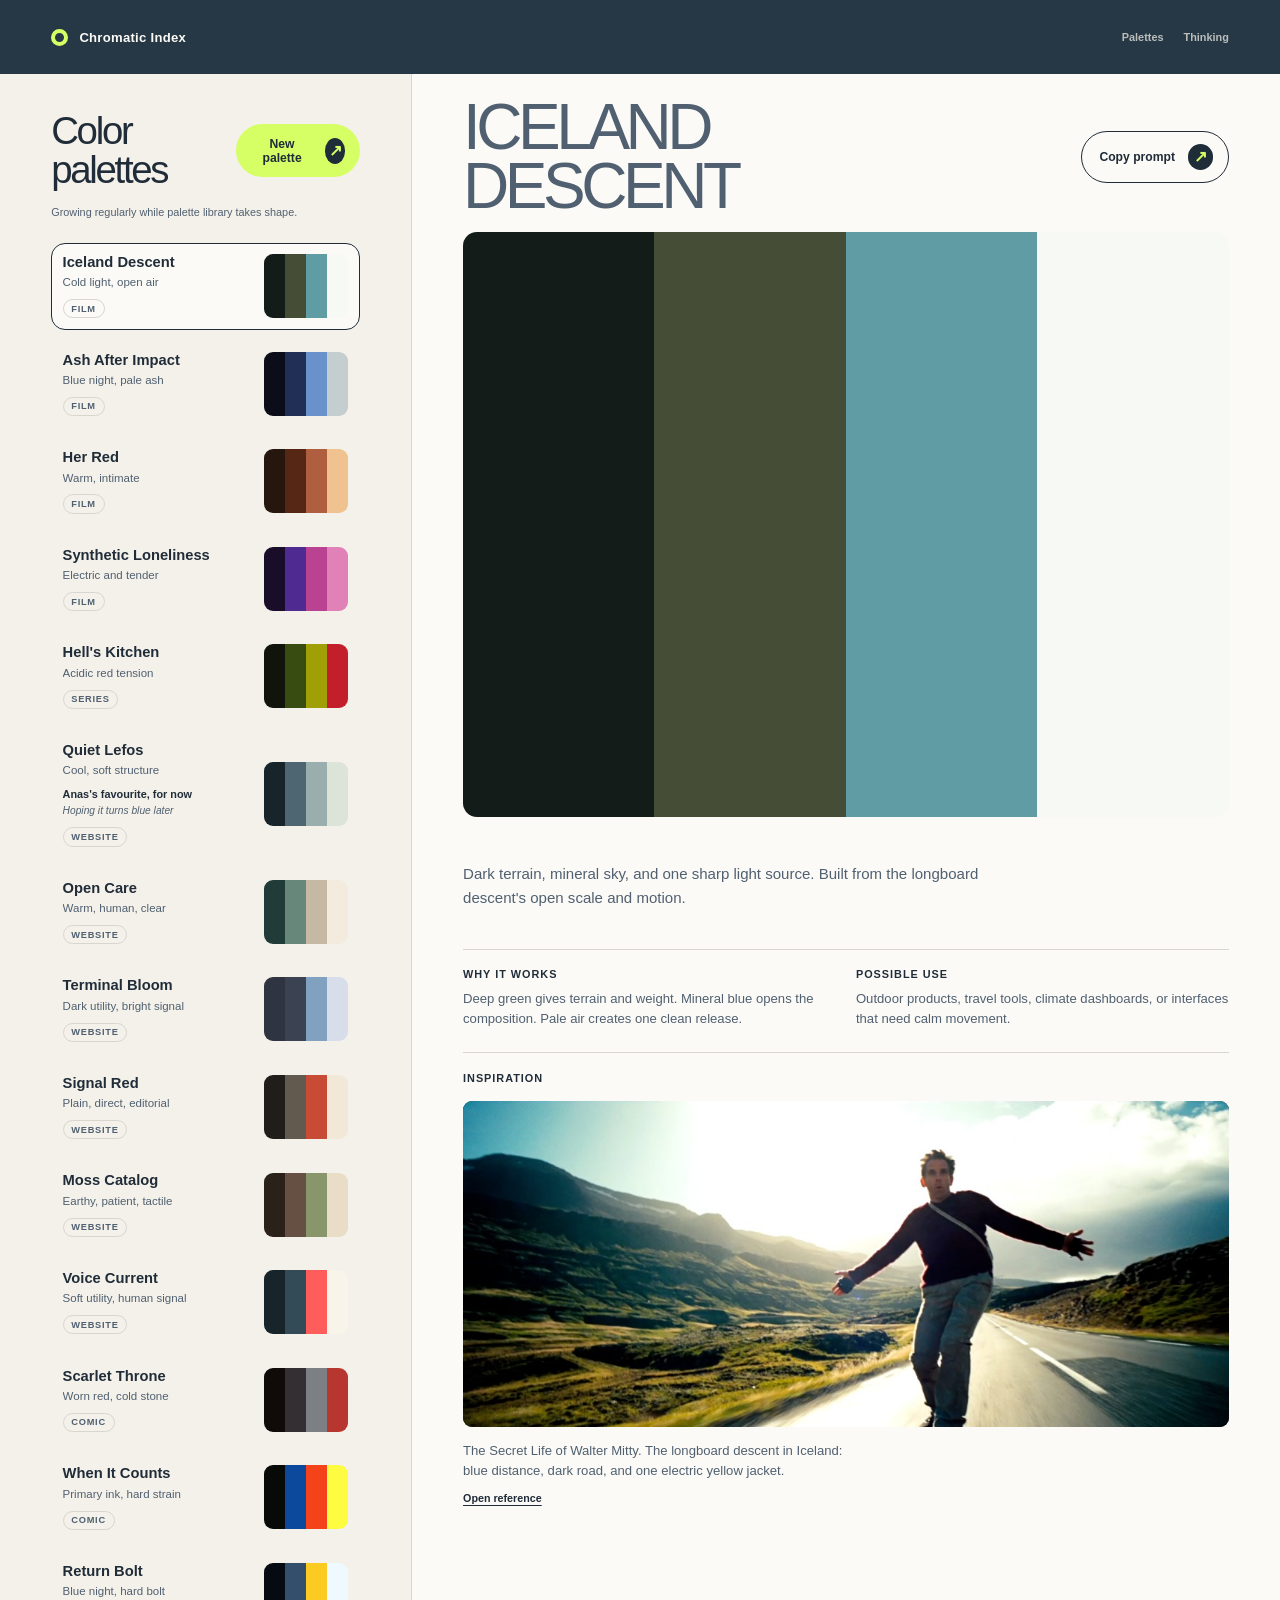
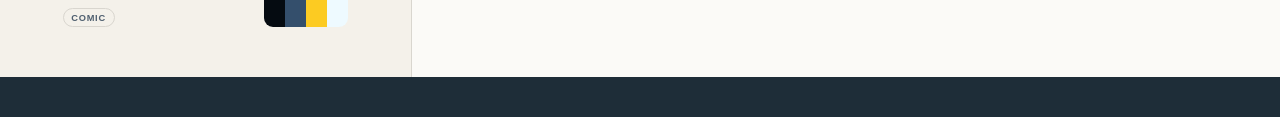
<file: index.html>
<!doctype html>
<html lang="en">
  <head>
    <meta charset="UTF-8" />
    <meta name="viewport" content="width=device-width, initial-scale=1.0" />
    <meta
      name="description"
      content="A small, thoughtful palette library for art direction and interface design."
    />
    <title>Chromatic Index</title>
    <link rel="icon" href="favicon.svg" type="image/svg+xml" />
    <link rel="stylesheet" href="styles.css" />
  </head>
  <body>
    <main class="app-shell">
      <header class="topbar">
        <a class="wordmark" href="/" aria-label="Chromatic Index home">
          <span class="wordmark-mark" aria-hidden="true"></span>
          <span>Chromatic Index</span>
        </a>
        <nav class="topnav" aria-label="Page navigation">
          <a href="#palettes">Palettes</a>
          <a href="#thinking">Thinking</a>
        </nav>
      </header>

      <div class="workspace">
        <section class="palette-column" id="palettes" aria-labelledby="palette-heading">
          <div class="palette-actions">
            <h1 id="page-title">Color palettes</h1>
            <button class="button button-dark" id="shuffle-button" type="button">
              <span>New palette</span>
              <span class="button-icon" aria-hidden="true">↗</span>
            </button>
          </div>
          <p class="update-note">Growing regularly while palette library takes shape.</p>
          <div class="palette-list" id="palette-list"></div>
        </section>

        <section class="detail-panel" aria-live="polite" aria-labelledby="detail-title">
          <div class="detail-topline">
            <h2 id="detail-title">Night Orchard</h2>
            <button class="button button-copy-detail" id="copy-button" type="button">
              <span>Copy prompt</span>
              <span class="button-icon" aria-hidden="true">↗</span>
            </button>
          </div>

          <div class="swatch-hero" id="swatch-hero" aria-label="Selected palette colors"></div>

          <div class="detail-content" id="thinking">
            <div class="detail-heading">
              <p id="detail-description"></p>
            </div>

            <div class="thinking-grid" aria-label="Palette thinking">
              <article>
                <h3>Why it works</h3>
                <p id="why-works"></p>
              </article>
              <article>
                <h3>Possible use</h3>
                <p id="possible-use"></p>
              </article>
            </div>

            <div class="use-grid">
              <div class="section-kicker">Inspiration</div>
              <article class="use-block">
                <div class="scene-still" id="scene-still"></div>
                <p class="reference-title" id="reference-example"></p>
                <a class="source-link" id="reference-source" target="_blank" rel="noreferrer">Open reference</a>
              </article>
            </div>

            <div class="prompt-block">
            </div>
          </div>
        </section>
      </div>

      <footer class="footer">
      </footer>
    </main>
    <script src="app.js"></script>
  </body>
</html>
</file>
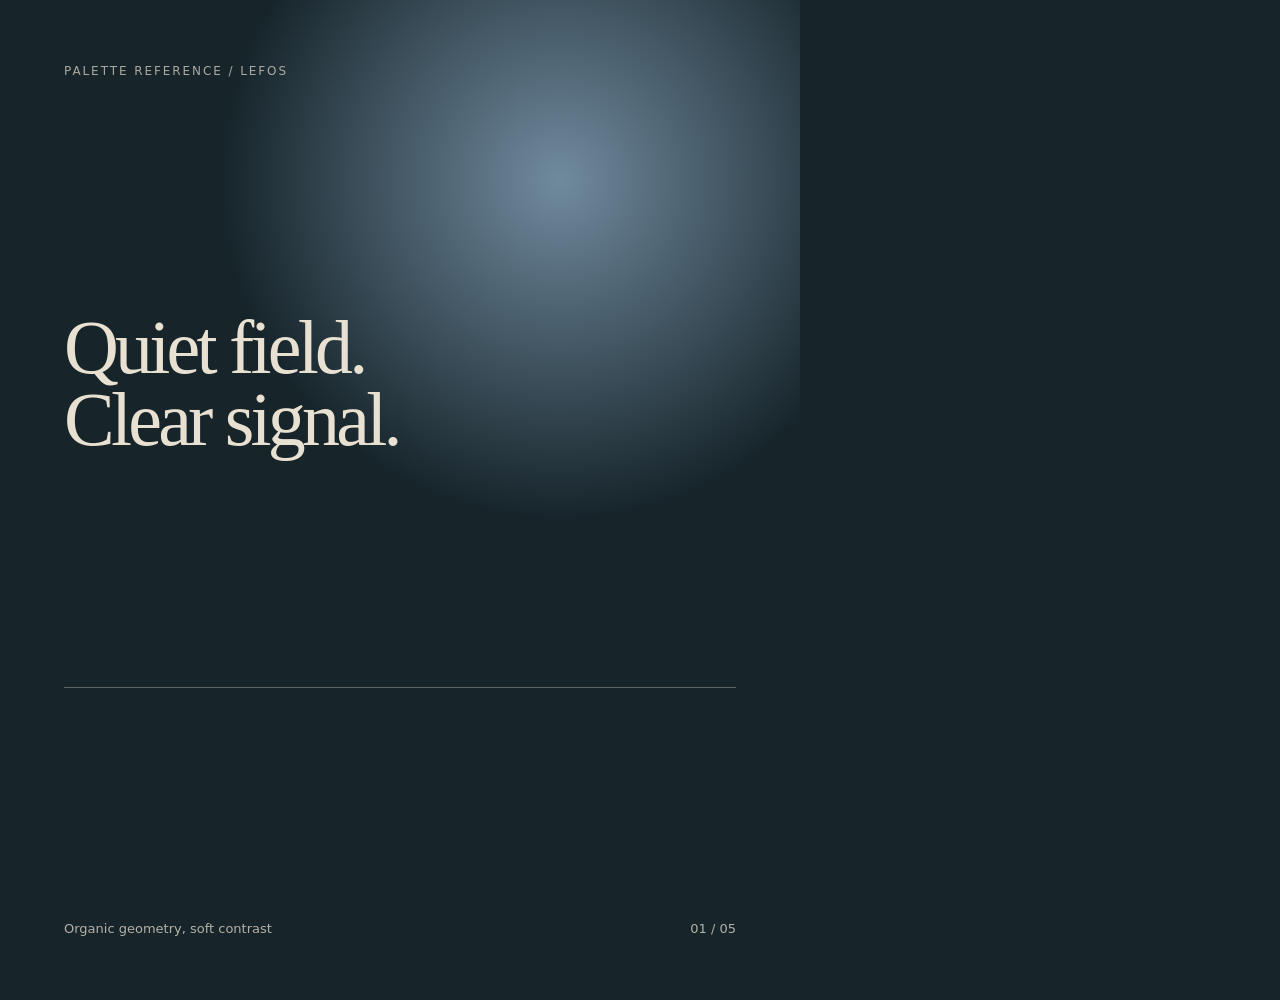
<file: scripts/inspiration-plates.html>
<!doctype html>
<html lang="en">
<meta charset="utf-8">
<style>
  :root { --ink:#17252b; --paper:#e8e0d1; --accent:#9aad5a; }
  * { box-sizing:border-box; }
  body { margin:0; width:800px; height:1000px; background:var(--ink); color:var(--paper); font:16px system-ui,sans-serif; }
  .plate { width:100%; height:100%; padding:64px; display:flex; flex-direction:column; justify-content:space-between; background:radial-gradient(circle at 70% 18%, var(--accent), transparent 34%), var(--ink); }
  .eyebrow { font-size:12px; letter-spacing:.16em; text-transform:uppercase; opacity:.7; }
  h1 { max-width:560px; margin:0; font:500 76px/0.95 Georgia,serif; letter-spacing:-.05em; }
  .line { width:100%; height:1px; background:currentColor; opacity:.35; }
  .footer { display:flex; justify-content:space-between; font-size:13px; opacity:.75; }
</style>
<body>
  <main class="plate">
    <div class="eyebrow">Palette reference / <span id="name">Lefos</span></div>
    <h1 id="title">Quiet field.<br>Clear signal.</h1>
    <div class="line"></div>
    <div class="footer"><span id="note">Organic geometry, soft contrast</span><span>01 / 05</span></div>
  </main>
  <script>
    const themes = {
      lefos: ["Lefos", "Quiet field.<br>Clear signal.", "#708a9e", "Organic geometry, soft contrast"],
      betterhelp: ["BetterHelp", "Warm care.<br>Open room.", "#b9a58d", "Human warmth, steady trust"],
      omarchy: ["Omarchy", "Dark shell.<br>Bright utility.", "#b7d36b", "Terminal energy, focused action"],
      signals: ["37signals", "Plain words.<br>Strong red.", "#cf5b49", "Editorial clarity, direct action"],
      huts: ["Huts", "Field notes.<br>Slow rhythm.", "#89956b", "Moss, walnut, paper"],
    };
    const key = location.hash.slice(1) || "lefos";
    const theme = themes[key] || themes.lefos;
    document.documentElement.style.setProperty("--accent", theme[2]);
    name.textContent = theme[0]; title.innerHTML = theme[1]; note.textContent = theme[3];
  </script>
</html>
</file>
<file: styles.css>
:root {
  color-scheme: light;
  --ink: #202c38;
  --ink-soft: #506070;
  --shell: #263845;
  --shell-deep: #1e2d38;
  --paper: #f4f1ea;
  --paper-bright: #fbfaf7;
  --line: #d9d6cf;
  --line-dark: rgb(255 255 255 / 0.16);
  --accent: #d5ff65;
  --radius: 14px;
  font-family: "Trebuchet MS", "Segoe UI", sans-serif;
}

* {
  box-sizing: border-box;
}

html {
  background: var(--shell-deep);
  scroll-behavior: smooth;
  scrollbar-color: var(--accent) var(--shell-deep);
  scrollbar-width: thin;
}

html::-webkit-scrollbar {
  width: 0.65rem;
}

html::-webkit-scrollbar-track {
  background: var(--shell-deep);
}

html::-webkit-scrollbar-thumb {
  border: 2px solid var(--shell-deep);
  border-radius: 999px;
  background: var(--accent);
}

body {
  margin: 0;
  min-width: 320px;
  background: var(--paper);
  color: var(--ink);
}

.reference-tag {
  display: inline-block;
  margin-top: 0.55rem;
  padding: 0.22rem 0.48rem;
  border: 1px solid var(--line);
  border-radius: 999px;
  color: var(--ink-soft);
  font-size: 0.58rem;
  font-weight: 700;
  letter-spacing: 0.08em;
  text-transform: uppercase;
}

.reference-title {
  margin: 0;
}

button,
a {
  font: inherit;
}

button {
  cursor: pointer;
}

button:focus-visible,
a:focus-visible {
  outline: 3px solid var(--accent);
  outline-offset: 4px;
}

.app-shell {
  min-height: 100dvh;
  overflow: hidden;
}

.topbar {
  display: flex;
  align-items: center;
  justify-content: space-between;
  min-height: 74px;
  padding: 0 clamp(1.25rem, 4vw, 4.5rem);
  background: var(--shell);
  color: var(--paper-bright);
  position: sticky;
  top: 0;
  z-index: 2;
}

.topnav {
  display: flex;
  gap: 1.25rem;
}

.topnav a {
  color: rgb(244 241 234 / 0.72);
  font-size: 0.68rem;
  font-weight: 700;
  text-decoration: none;
  transition: color 180ms ease, transform 180ms ease;
}

.topnav a:hover {
  color: var(--paper-bright);
  transform: translateY(-1px);
}

.wordmark {
  display: inline-flex;
  align-items: center;
  gap: 0.7rem;
  color: inherit;
  font-size: 0.82rem;
  font-weight: 700;
  letter-spacing: 0.02em;
  text-decoration: none;
}

.wordmark-mark {
  width: 17px;
  height: 17px;
  border: 4px solid var(--accent);
  border-radius: 50%;
}

.eyebrow {
  margin: 0 0 0.75rem;
  color: var(--ink-soft);
  font-size: 0.68rem;
  font-weight: 700;
  letter-spacing: 0.16em;
  text-transform: uppercase;
}

h1,
h2,
p {
  margin-top: 0;
}

h1 {
  max-width: 12ch;
  margin-bottom: 0;
  font-size: clamp(3rem, 7vw, 6.7rem);
  font-weight: 500;
  letter-spacing: -0.07em;
  line-height: 0.9;
}

.button {
  border: 0;
  border-radius: 999px;
  font-size: 0.76rem;
  font-weight: 700;
  transition: transform 180ms ease, background-color 180ms ease;
}

.button:hover {
  transform: translateY(-2px);
}

.button:active,
.copy-button:active {
  transform: translateY(1px) scale(0.98);
}

.button-dark {
  display: inline-flex;
  align-items: center;
  gap: 1rem;
  padding: 0.78rem 0.9rem 0.78rem 1.2rem;
  background: var(--accent);
  color: var(--shell-deep);
}

.button-icon {
  display: grid;
  width: 1.6rem;
  height: 1.6rem;
  place-items: center;
  border-radius: 50%;
  background: var(--shell-deep);
  color: var(--accent);
  font-size: 1rem;
}

.workspace {
  display: grid;
  grid-template-columns: minmax(260px, 0.78fr) minmax(0, 1.65fr);
  min-height: 660px;
}

.palette-column {
  padding: clamp(1.4rem, 3vw, 3rem) clamp(1.25rem, 4vw, 4.5rem);
  background: var(--paper);
}

.palette-actions {
  display: flex;
  align-items: center;
  justify-content: space-between;
  gap: 1rem;
  margin-bottom: 2rem;
}

.button-copy-top {
  display: inline-flex;
  align-items: center;
  gap: 0.8rem;
  padding: 0.78rem 0.9rem 0.78rem 1.1rem;
  border: 1px solid var(--ink);
  background: transparent;
  color: var(--ink);
}

.button-copy-top:hover {
  background: var(--paper-bright);
}

.palette-actions .button-copy-top {
  margin-left: auto;
}

.palette-actions h1 {
  margin: 0;
  font-size: clamp(1.8rem, 3vw, 3rem);
  letter-spacing: -0.06em;
  line-height: 1;
}

.update-note {
  max-width: 28rem;
  margin: -1rem 0 1.35rem;
  color: var(--ink-soft);
  font-size: 0.68rem;
  line-height: 1.45;
}

.detail-topline,
.prompt-heading,
.use-label {
  display: flex;
  align-items: center;
  justify-content: space-between;
}

.detail-topline,
.use-number {
  color: var(--ink-soft);
  font-size: 0.68rem;
  font-weight: 700;
  letter-spacing: 0.09em;
  text-transform: uppercase;
}

.palette-list {
  display: grid;
  gap: 0.65rem;
}

.palette-card {
  display: grid;
  grid-template-columns: 1fr 5.25rem;
  gap: 1rem;
  align-items: center;
  width: 100%;
  padding: 0.65rem;
  border: 1px solid transparent;
  border-radius: var(--radius);
  background: transparent;
  color: var(--ink);
  text-align: left;
  transition: border-color 180ms ease, background-color 180ms ease, transform 180ms ease;
}

.palette-card:hover {
  border-color: var(--line);
  background: rgb(255 255 255 / 0.46);
}

.palette-card.is-selected {
  border-color: var(--ink);
  background: var(--paper-bright);
}

.palette-card:active {
  transform: scale(0.99);
}

.palette-card-copy {
  min-width: 0;
}

.palette-card h3 {
  margin: 0 0 0.28rem;
  font-size: 0.92rem;
  font-weight: 700;
}

.palette-card p {
  overflow: hidden;
  margin: 0;
  color: var(--ink-soft);
  font-size: 0.72rem;
  line-height: 1.4;
  text-overflow: ellipsis;
  white-space: nowrap;
}

.palette-card .favourite-note,
.palette-card .favourite-progression {
  overflow: visible;
  white-space: normal;
}

.palette-card .favourite-note {
  margin-top: 0.55rem;
  color: var(--ink);
  font-size: 0.68rem;
  font-weight: 700;
}

.palette-card .favourite-progression {
  margin-top: 0.12rem;
  color: var(--ink-soft);
  font-size: 0.64rem;
  font-style: italic;
}

.mini-swatches {
  display: grid;
  grid-template-columns: repeat(4, 1fr);
  height: 4rem;
  overflow: hidden;
  border-radius: 9px;
}

.swatch {
  position: relative;
  min-width: 0;
  border: 0;
  padding: 0;
  cursor: copy;
}

.swatch::after {
  position: absolute;
  inset: auto 0 0;
  padding: 0.45rem 0.2rem;
  background: rgb(0 0 0 / 0.62);
  color: white;
  content: attr(data-copied);
  font-size: 0.58rem;
  font-weight: 700;
  letter-spacing: 0.04em;
  opacity: 0;
  text-align: center;
  transition: opacity 150ms ease;
}

.swatch:hover::after,
.swatch:focus-visible::after {
  content: attr(data-color);
  opacity: 1;
}

.swatch[data-copied]::after {
  content: attr(data-copied);
  opacity: 1;
}

.swatch:focus-visible {
  z-index: 1;
  outline: 2px solid var(--accent);
  outline-offset: -2px;
}

.detail-panel {
  display: grid;
  grid-template-rows: auto minmax(180px, 0.7fr) 1fr;
  background: var(--paper-bright);
  border-left: 1px solid var(--line);
}

.detail-panel.is-changing {
  animation: detail-cross-fade 420ms cubic-bezier(0.16, 1, 0.3, 1);
}

@keyframes detail-cross-fade {
  0% {
    opacity: 0.35;
    transform: translateY(0.45rem);
  }
  100% {
    opacity: 1;
    transform: translateY(0);
  }
}

.detail-topline {
  display: flex;
  align-items: center;
  justify-content: space-between;
  gap: 1rem;
  padding: 1.5rem clamp(1.25rem, 4vw, 4.5rem) 0;
}

.detail-topline h2 {
  max-width: 8ch;
  margin: 0;
  font-size: clamp(2.4rem, 5vw, 4.5rem);
  font-weight: 500;
  letter-spacing: -0.07em;
  line-height: 0.92;
}

.button-copy-detail {
  display: inline-flex;
  align-items: center;
  gap: 0.8rem;
  flex-shrink: 0;
  padding: 0.78rem 0.9rem 0.78rem 1.1rem;
  border: 1px solid var(--ink);
  background: transparent;
  color: var(--ink);
}

.button-copy-detail:hover {
  background: var(--paper);
}

.swatch-hero {
  display: grid;
  grid-template-columns: repeat(4, 1fr);
  min-height: 240px;
  margin: 1rem clamp(1.25rem, 4vw, 4.5rem) 0;
  overflow: hidden;
  border-radius: var(--radius);
}

.detail-content {
  padding: clamp(1.5rem, 3.5vw, 3.6rem) clamp(1.25rem, 4vw, 4.5rem);
}

.detail-heading > p:last-child {
  max-width: 34rem;
  margin-bottom: 2.5rem;
  color: var(--ink-soft);
  font-size: 0.94rem;
  line-height: 1.55;
}

.thinking-grid {
  display: grid;
  grid-template-columns: repeat(2, minmax(0, 1fr));
  gap: 1.25rem;
  padding: 1.15rem 0 1.5rem;
  border-top: 1px solid var(--line);
}

.thinking-grid article {
  min-width: 0;
}

.thinking-grid h3,
.section-kicker {
  margin: 0 0 0.55rem;
  color: var(--ink);
  font-size: 0.68rem;
  font-weight: 700;
  letter-spacing: 0.09em;
  text-transform: uppercase;
}

.thinking-grid p {
  max-width: 27rem;
  margin: 0;
  color: var(--ink-soft);
  font-size: 0.82rem;
  line-height: 1.5;
}

.use-grid {
  display: grid;
  grid-template-columns: minmax(0, 1fr);
  gap: 1.75rem;
  padding: 1.15rem 0 2rem;
  border-top: 1px solid var(--line);
}

.section-kicker {
  grid-column: 1 / -1;
  margin-bottom: -0.65rem;
}

.use-label {
  justify-content: start;
  gap: 0.75rem;
  margin-bottom: 0.9rem;
  color: var(--ink);
  font-size: 0.72rem;
  font-weight: 700;
  text-transform: uppercase;
}

.use-block p {
  max-width: 24rem;
  margin: 0;
  color: var(--ink-soft);
  font-size: 0.82rem;
  line-height: 1.5;
}

.reference-image {
  display: block;
  width: 100%;
  height: 7.5rem;
  margin-bottom: 0.85rem;
  object-fit: cover;
  border-radius: 9px;
  filter: saturate(0.85);
}

.scene-still {
  min-height: 7.5rem;
  margin-bottom: 0.85rem;
  border-radius: 9px;
  overflow: hidden;
  background: var(--shell);
}

.scene-still img {
  display: block;
  width: 100%;
  height: auto;
  max-height: 24rem;
  object-fit: contain;
  object-position: center;
  background: var(--shell);
}

.app-mark {
  display: grid;
  width: 100%;
  height: 7.5rem;
  margin-bottom: 0.85rem;
  place-items: center;
  border-radius: 9px;
  background: var(--shell);
  color: var(--accent);
  font-size: 0.68rem;
  font-weight: 700;
  letter-spacing: 0.12em;
}

.app-mark img {
  width: 4.5rem;
  height: 4.5rem;
}

.source-link {
  display: inline-block;
  margin-top: 0.75rem;
  color: var(--ink);
  font-size: 0.67rem;
  font-weight: 700;
  text-decoration: underline;
  text-underline-offset: 0.18rem;
}

.prompt-block {
  display: none;
}

.prompt-block .eyebrow {
  margin-bottom: 0.25rem;
  color: var(--accent);
}

.prompt-hint {
  margin: 0;
  color: rgb(244 241 234 / 0.55);
  font-size: 0.72rem;
}

.copy-button {
  display: inline-flex;
  align-items: center;
  gap: 0.5rem;
  padding: 0.55rem 0.7rem;
  border: 1px solid var(--line-dark);
  border-radius: 999px;
  background: transparent;
  color: var(--paper-bright);
  font-size: 0.72rem;
  font-weight: 700;
  transition: background-color 180ms ease, transform 180ms ease;
}

.copy-button:hover {
  background: rgb(255 255 255 / 0.11);
}

.footer {
  min-height: 1.5rem;
  padding: 1.25rem clamp(1.25rem, 4vw, 4.5rem);
  background: var(--shell-deep);
  color: rgb(244 241 234 / 0.58);
  font-size: 0.68rem;
  letter-spacing: 0.03em;
}

@media (max-width: 760px) {
  .workspace {
    display: block;
    min-height: auto;
  }

  .palette-column {
    padding-bottom: 2.5rem;
  }

  .palette-actions {
    align-items: start;
    flex-wrap: wrap;
  }

  .palette-actions .button-copy-top {
    margin-left: 0;
  }

  .detail-panel {
    display: block;
    border-top: 1px solid var(--line);
    border-left: 0;
  }

  .topnav {
    gap: 0.75rem;
  }

  .detail-topline {
    padding-top: 1.5rem;
  }

  .swatch-hero {
    min-height: 150px;
  }

  .detail-content {
    padding-top: 2.5rem;
  }

  .use-grid {
    grid-template-columns: 1fr;
    gap: 1.5rem;
  }

  .thinking-grid {
    grid-template-columns: 1fr;
  }

}

@media (prefers-reduced-motion: reduce) {
  html {
    scroll-behavior: auto;
  }

  .detail-panel.is-changing {
    animation: none;
  }

  *,
  *::before,
  *::after {
    scroll-behavior: auto !important;
    transition-duration: 0.01ms !important;
    animation-duration: 0.01ms !important;
    animation-iteration-count: 1 !important;
  }
}
</file>
